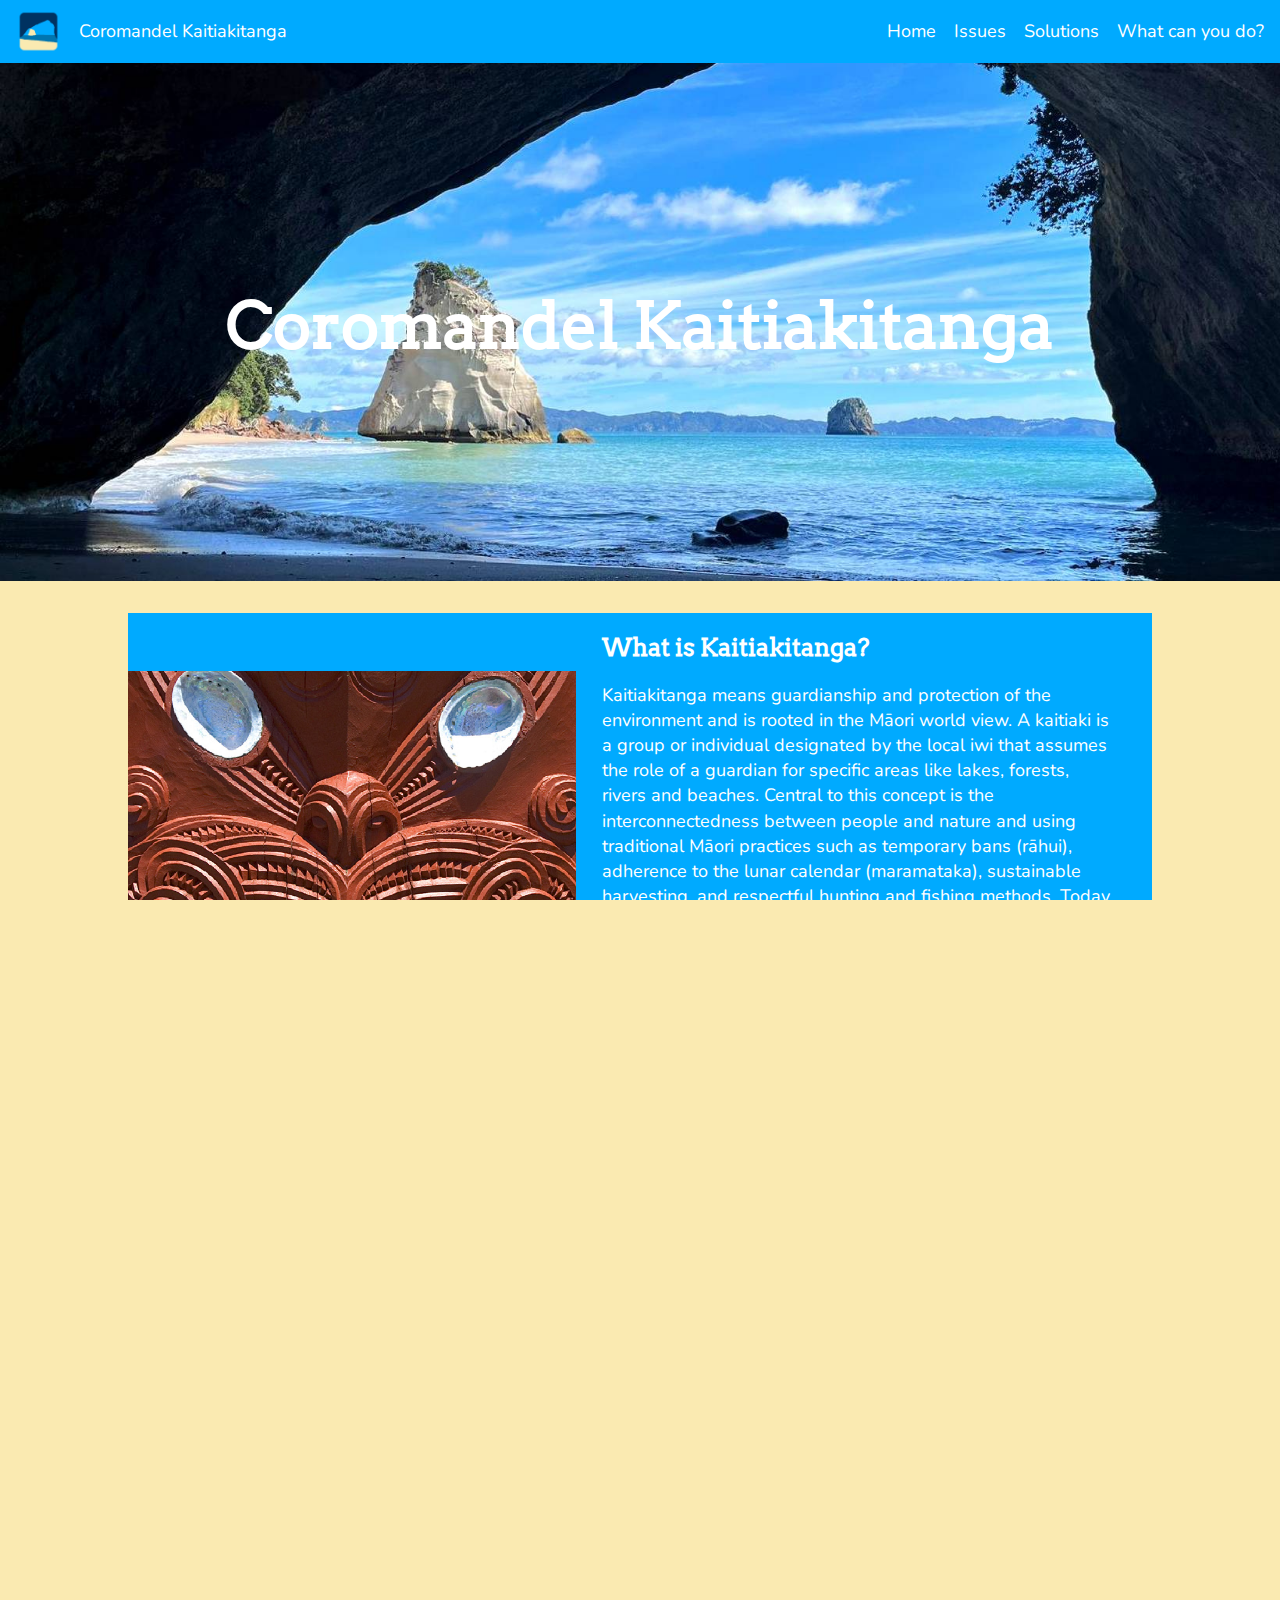
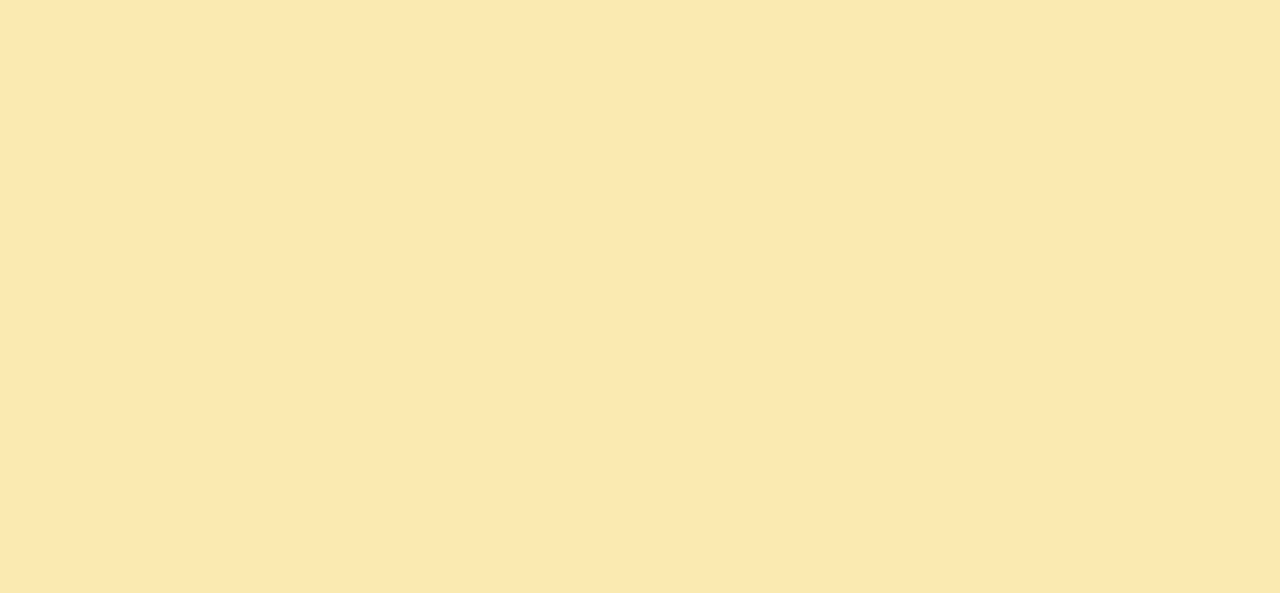
<file: index.html>
<!DOCTYPE html>
<html lang="en">
  <head>
    <meta charset="UTF-8" />
    <meta name="viewport" content="width=device-width, initial-scale=1.0" />
    <title>Coromandel Kaitiakitanga</title>
    <link rel="stylesheet" href="main.css" />
    <link rel="icon" type="image/x-icon" href="images/Cathedral Cove Logo.png" />
  </head>
  <body>
    <header>
      <!-- logo and name div on left side -->
      <div>
        <a href="index.html" class="header-margin-right" id="logo-link"
          ><img
            src="images/Cathedral Cove Logo.png"
            alt="logo"
            style="
              width: 5vh;
              min-width: 28.6px;
              height: 5vh;
              min-height: 28.6px;
            "
        /></a>
        <p>Coromandel Kaitiakitanga</p>
      </div>
      <!-- nav on right side -->
      <nav>
        <a href="index.html" class="header-margin-right nav-link">Home</a>
        <a href="issues.html" class="header-margin-right nav-link">Issues</a>
        <a href="solutions.html" class="header-margin-right nav-link"
          >Solutions</a
        >
        <a href="whatcanyoudo.html" class="nav-link">What can you do?</a>
      </nav>
    </header>
    <main id="index-main">
      <!-- hero image and floating text -->
      <section id="hero-section">
        <img
          src="images/cathedralCoveCropped.jpg"
          alt="hero image"
          style="width: 100vw; height: auto"
        />
        <div id="hero-text-div">
          <h1 id="hero-text">Coromandel Kaitiakitanga</h1>
        </div>
      </section>
      <!-- main information on the page -->
      <article>
        <section class="img-text-section">
          <img
            src="images/rectangles/maori-carving-rectangle.png"
            alt="kaitiakitanga"
            style="width: 35vw; height: auto"
          />
          <div class="text-div">
            <h2>What is Kaitiakitanga?</h2>
            <p>
              Kaitiakitanga means guardianship and protection of the environment
              and is rooted in the Māori world view. A kaitiaki is a group or
              individual designated by the local iwi that assumes the role of a
              guardian for specific areas like lakes, forests, rivers and
              beaches. Central to this concept is the interconnectedness between
              people and nature and using traditional Māori practices such as
              temporary bans (rāhui), adherence to the lunar calendar
              (maramataka), sustainable harvesting, and respectful hunting and
              fishing methods. Today, there's a resurgence of interest in
              kaitiakitanga, with iwi actively restoring their environment and
              culture, while integrating traditional wisdom into modern
              approaches. One example of Kaitiakitanga in action is the
              Coromandel.
            </p>
          </div>
        </section>
        <section class="img-text-section">
          <img
            src="images/rectangles/stingray-bay-rectangle.png"
            alt="coromandel kaitiakitanga"
            style="width: 35vw; height: auto"
          />
          <div class="text-div">
            <h2>Kaitiakitanga in the Coromandel</h2>
            <p>
              The Coromandel serves as a compelling showcase of kaitiakitanga in
              action. Despite encountering various environmental challenges
              including cyclones, flooding, river bank erosion, sedimentation,
              and overfishing, the community has effectively employed
              kaitiakitanga principles to address some of these issues. Through
              a combination of traditional wisdom and modern techniques, they
              have done a lot of work to mitigate the impacts of these issues
              and have demonstrated a profound commitment to the guardianship
              and preservation of their natural surroundings.
            </p>
          </div>
        </section>
      </article>
      <!-- links to further pages on the site -->
      <section id="further-reading">
        <div class="further-reading-div" id="recommended-reading">
          <img
            src="images/square/river-erosion-square.png"
            alt="ENTER ALT HERE"
            style="width: calc(76vw / 3); height: calc(76vw / 3)"
          />
          <div class="centering-div"><a href="issues.html">Issues</a></div>
        </div>

        <div class="further-reading-div">
          <img
            src="images/square/river-help-square.png"
            alt="ENTER ALT HERE"
            style="width: calc(76vw / 3); height: calc(76vw / 3)"
          />
          <div class="centering-div">
            <a href="solutions.html">Solutions</a>
          </div>
        </div>

        <div class="further-reading-div">
          <img
            src="images/square/environmental-help-square.png"
            alt="ENTER ALT HERE"
            style="width: calc(76vw / 3); height: calc(76vw / 3)"
          />
          <div class="centering-div">
            <a href="whatcanyoudo.html">What can you do?</a>
          </div>
        </div>
      </section>
    </main>
    <footer>
      <!-- logo author credits copywright -->
      <section class="footer-section">
        <p class="footer-text">Created by Se&#225;n Osborne</p>
        <br />
        <a
          href="mailto: s22.osborne@student.stjohns-hamilton.school.nz"
          class="footer-link"
        >
          s22.osborne@student.stjohns-hamilton.school.nz
        </a>
        <br />
        <p class="footer-text">
          Credit to Nate Rastick for being my stakeholder
        </p>
        <br />
        <p class="footer-text">Copywright blah, blah, blah</p>
      </section>
      <!-- pages -->
      <section class="footer-section">
        <a href="index.html" class="footer-link">Home</a>
        <br />
        <a href="issues.html" class="footer-link">Issues</a>
        <br />
        <a href="solutions.html" class="footer-link">Solutions</a>
        <br />
        <a href="whatcanyoudo.html" class="footer-link">What can you do?</a>
      </section>
    </footer>
  </body>
</html>
</file>
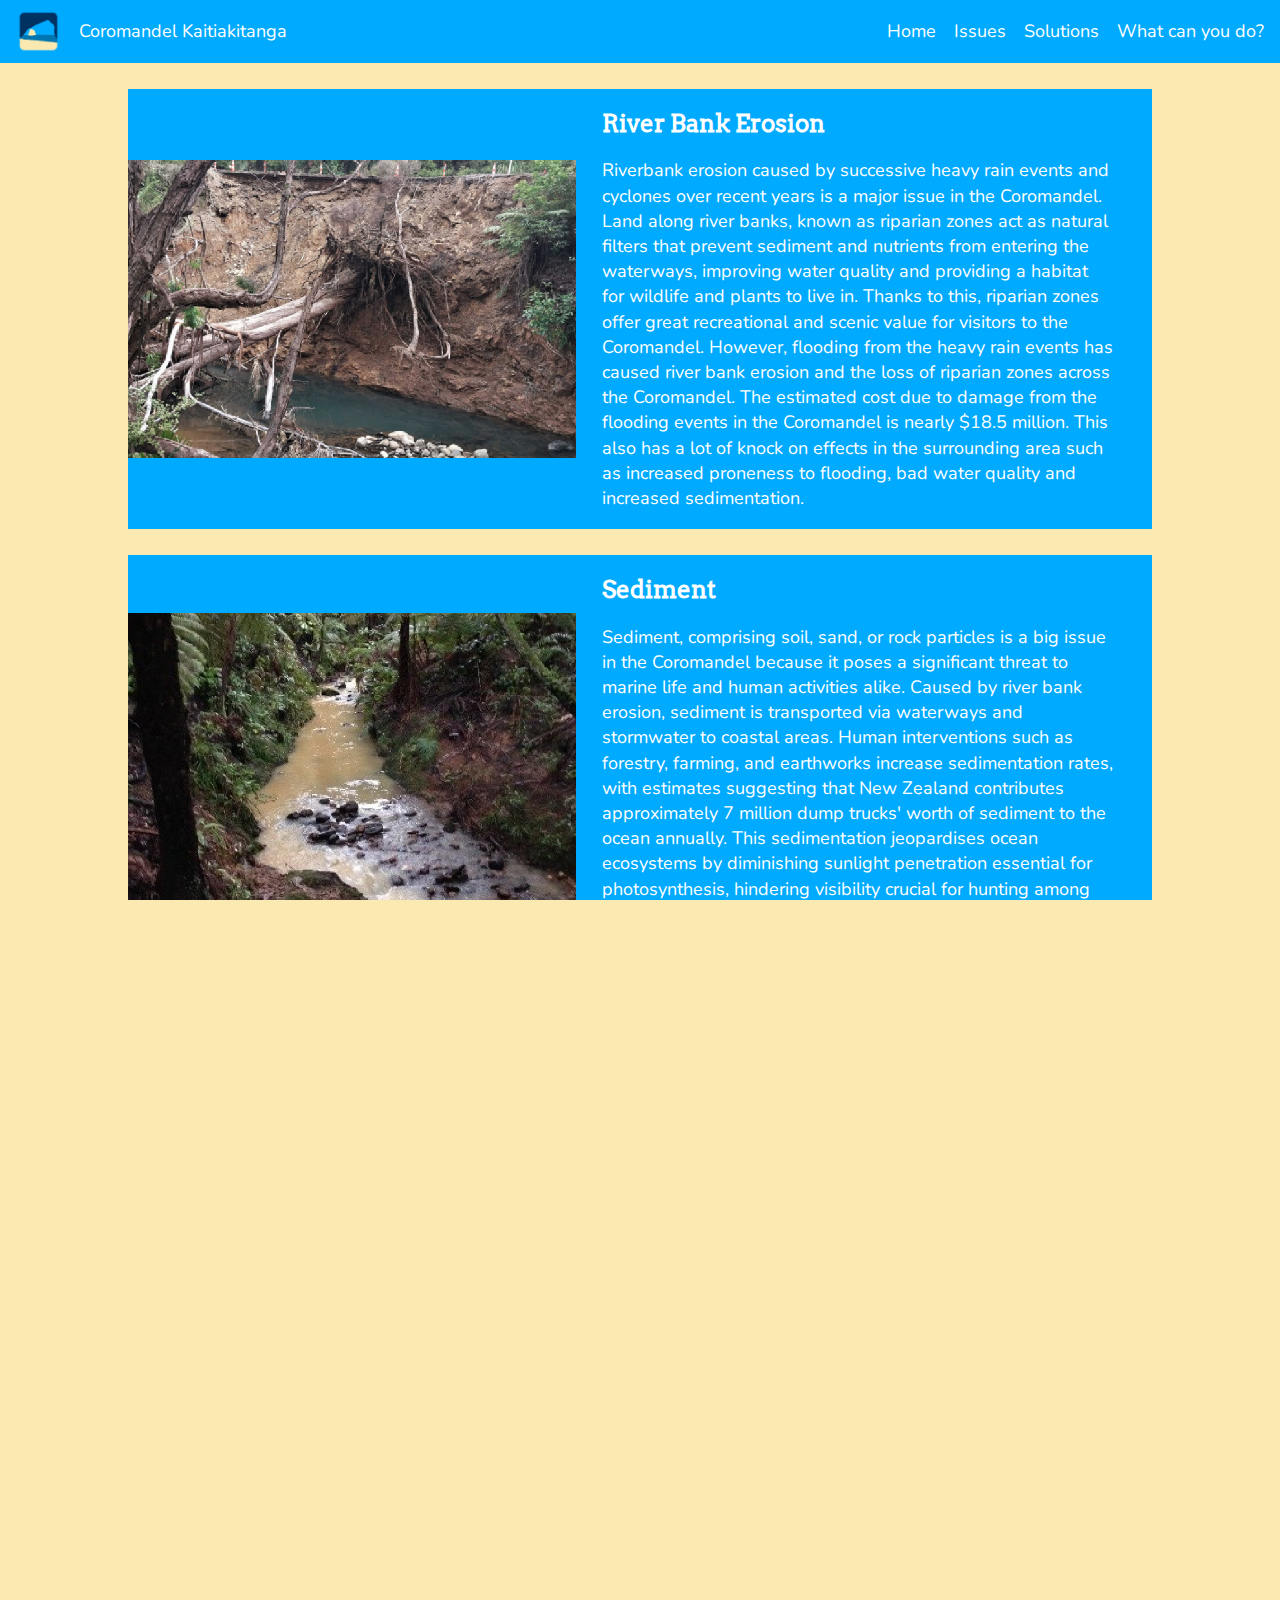
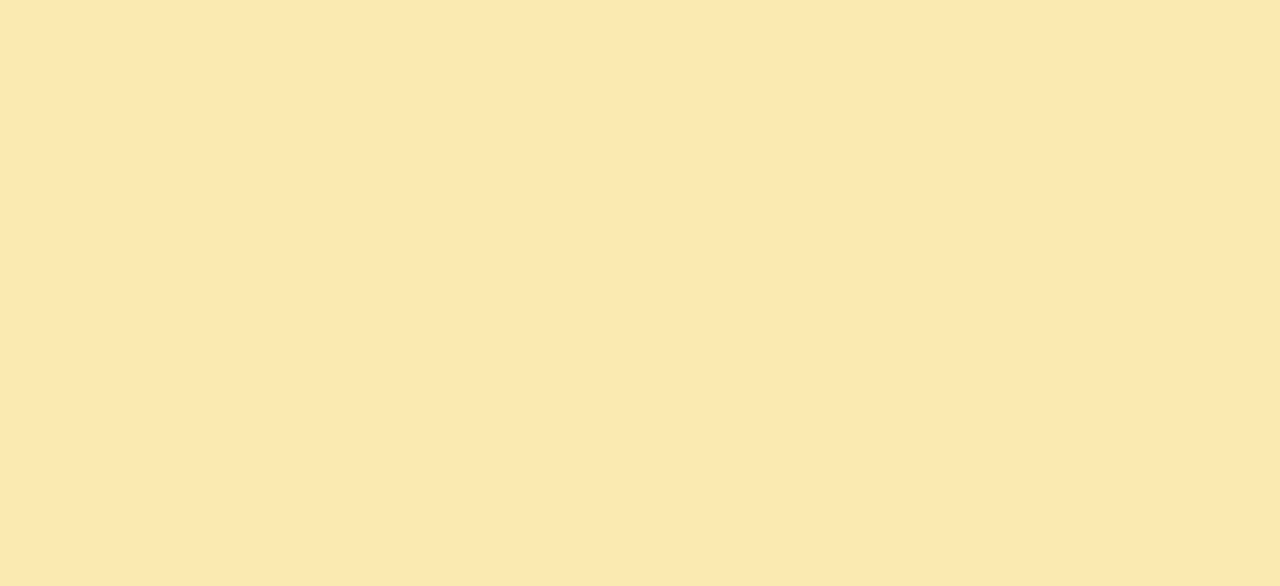
<file: issues.html>
<!DOCTYPE html>
<html lang="en">
  <head>
    <meta charset="UTF-8" />
    <meta name="viewport" content="width=device-width, initial-scale=1.0" />
    <title>Issues - Coromandel Kaitiakitanga</title>
    <link rel="stylesheet" href="main.css" />
    <link rel="icon" type="image/x-icon" href="images/Cathedral Cove Logo.png" />
  </head>
  <body>
    <header>
      <!-- logo and name div on left side -->
      <div>
        <a href="index.html" class="header-margin-right" id="logo-link"
          ><img
            src="images/Cathedral Cove Logo.png"
            alt="logo"
            style="
              width: 5vh;
              min-width: 28.6px;
              height: 5vh;
              min-height: 28.6px;
            "
        /></a>
        <p>Coromandel Kaitiakitanga</p>
      </div>
      <!-- nav on right side -->
      <nav>
        <a href="index.html" class="header-margin-right nav-link">Home</a>
        <a href="issues.html" class="header-margin-right nav-link">Issues</a>
        <a href="solutions.html" class="header-margin-right nav-link"
          >Solutions</a
        >
        <a href="whatcanyoudo.html" class="nav-link">What can you do?</a>
      </nav>
    </header>
    <main>
      <article>
        <section class="img-text-section">
          <img
            src="images/rectangles/river-erosion-rectange.png"
            alt="kaitiakitanga"
            style="width: 35vw; height: auto"
          />
          <div class="text-div">
            <h2>River Bank Erosion</h2>
            <p>
              Riverbank erosion caused by successive heavy rain events and
              cyclones over recent years is a major issue in the Coromandel.
              Land along river banks, known as riparian zones act as natural
              filters that prevent sediment and nutrients from entering the
              waterways, improving water quality and providing a habitat for
              wildlife and plants to live in. Thanks to this, riparian zones
              offer great recreational and scenic value for visitors to the
              Coromandel. However, flooding from the heavy rain events has
              caused river bank erosion and the loss of riparian zones across
              the Coromandel. The estimated cost due to damage from the flooding
              events in the Coromandel is nearly $18.5 million. This also has a
              lot of knock on effects in the surrounding area such as increased
              proneness to flooding, bad water quality and increased
              sedimentation.
            </p>
          </div>
        </section>
        <section class="img-text-section">
          <img
            src="images/rectangles/sediment-rectangle.png"
            alt="coromandel kaitiakitanga"
            style="width: 35vw; height: auto"
          />
          <div class="text-div">
            <h2>Sediment</h2>
            <p>
              Sediment, comprising soil, sand, or rock particles is a big issue
              in the Coromandel because it poses a significant threat to marine
              life and human activities alike. Caused by river bank erosion,
              sediment is transported via waterways and stormwater to coastal
              areas. Human interventions such as forestry, farming, and
              earthworks increase sedimentation rates, with estimates suggesting
              that New Zealand contributes approximately 7 million dump trucks'
              worth of sediment to the ocean annually. This sedimentation
              jeopardises ocean ecosystems by diminishing sunlight penetration
              essential for photosynthesis, hindering visibility crucial for
              hunting among marine species, and smothering plants and animals,
              thereby disrupting the delicate balance of the ecosystem.
            </p>
          </div>
        </section>
        <section class="img-text-section">
          <img
            src="images/rectangles/scallops-rectangle.png"
            alt="coromandel kaitiakitanga"
            style="width: 35vw; height: auto"
          />
          <div class="text-div">
            <h2>Scallops</h2>
            <p>
              An prime example of one of the knock on effects from river bank
              erosion and sedimentation is the issue of Coromandels scallop
              fisheries. A 50% reduction in scallops was seen in the Coromandel
              in 2016 and further surveys have shown a further decline in
              numbers. The loss can be blamed on fishing to some extent but the
              major factors causing the decline was river bank erosion causing
              sedimentation and bad water quality. This shows the domino effect
              that can happen to an ecosystem when just one part of it is
              knocked off balance and highlights the need for kaitiakitanga and
              traditional approaches to looking after our environment.
              Thankfully, the Coromandel is up to the challenge.
            </p>
          </div>
        </section>
      </article>
      <!-- links to further pages on the site -->
      <section id="further-reading">
        <div class="further-reading-div">
          <img
            src="images/square/stingray-bay-square.png"
            alt="ENTER ALT HERE"
            style="width: calc(76vw / 3); height: calc(76vw / 3)"
          />
          <div class="centering-div"><a href="index.html">Home</a></div>
        </div>

        <div class="further-reading-div" id="recommended-reading">
          <img
            src="images/square/river-help-square.png"
            alt="ENTER ALT HERE"
            style="width: calc(76vw / 3); height: calc(76vw / 3)"
          />
          <div class="centering-div">
            <a href="solutions.html">Solutions</a>
          </div>
        </div>

        <div class="further-reading-div">
          <img
            src="images/square/environmental-help-square.png"
            alt="ENTER ALT HERE"
            style="width: calc(76vw / 3); height: calc(76vw / 3)"
          />
          <div class="centering-div">
            <a href="whatcanyoudo.html">What can you do?</a>
          </div>
        </div>
      </section>
    </main>
    <footer>
      <!-- logo author credits copywright -->
      <section class="footer-section">
        <p class="footer-text">Created by Se&#225;n Osborne</p>
        <br />
        <a
          href="mailto: s22.osborne@student.stjohns-hamilton.school.nz"
          class="footer-link"
        >
          s22.osborne@student.stjohns-hamilton.school.nz
        </a>
        <br />
        <p class="footer-text">
          Credit to Nate Rastick for being my stakeholder
        </p>
        <br />
        <p class="footer-text">Copywright blah, blah, blah</p>
      </section>
      <!-- pages -->
      <section class="footer-section">
        <a href="index.html" class="footer-link">Home</a>
        <br />
        <a href="issues.html" class="footer-link">Issues</a>
        <br />
        <a href="solutions.html" class="footer-link">Solutions</a>
        <br />
        <a href="whatcanyoudo.html" class="footer-link">What can you do?</a>
      </section>
    </footer>
  </body>
</html>
</file>
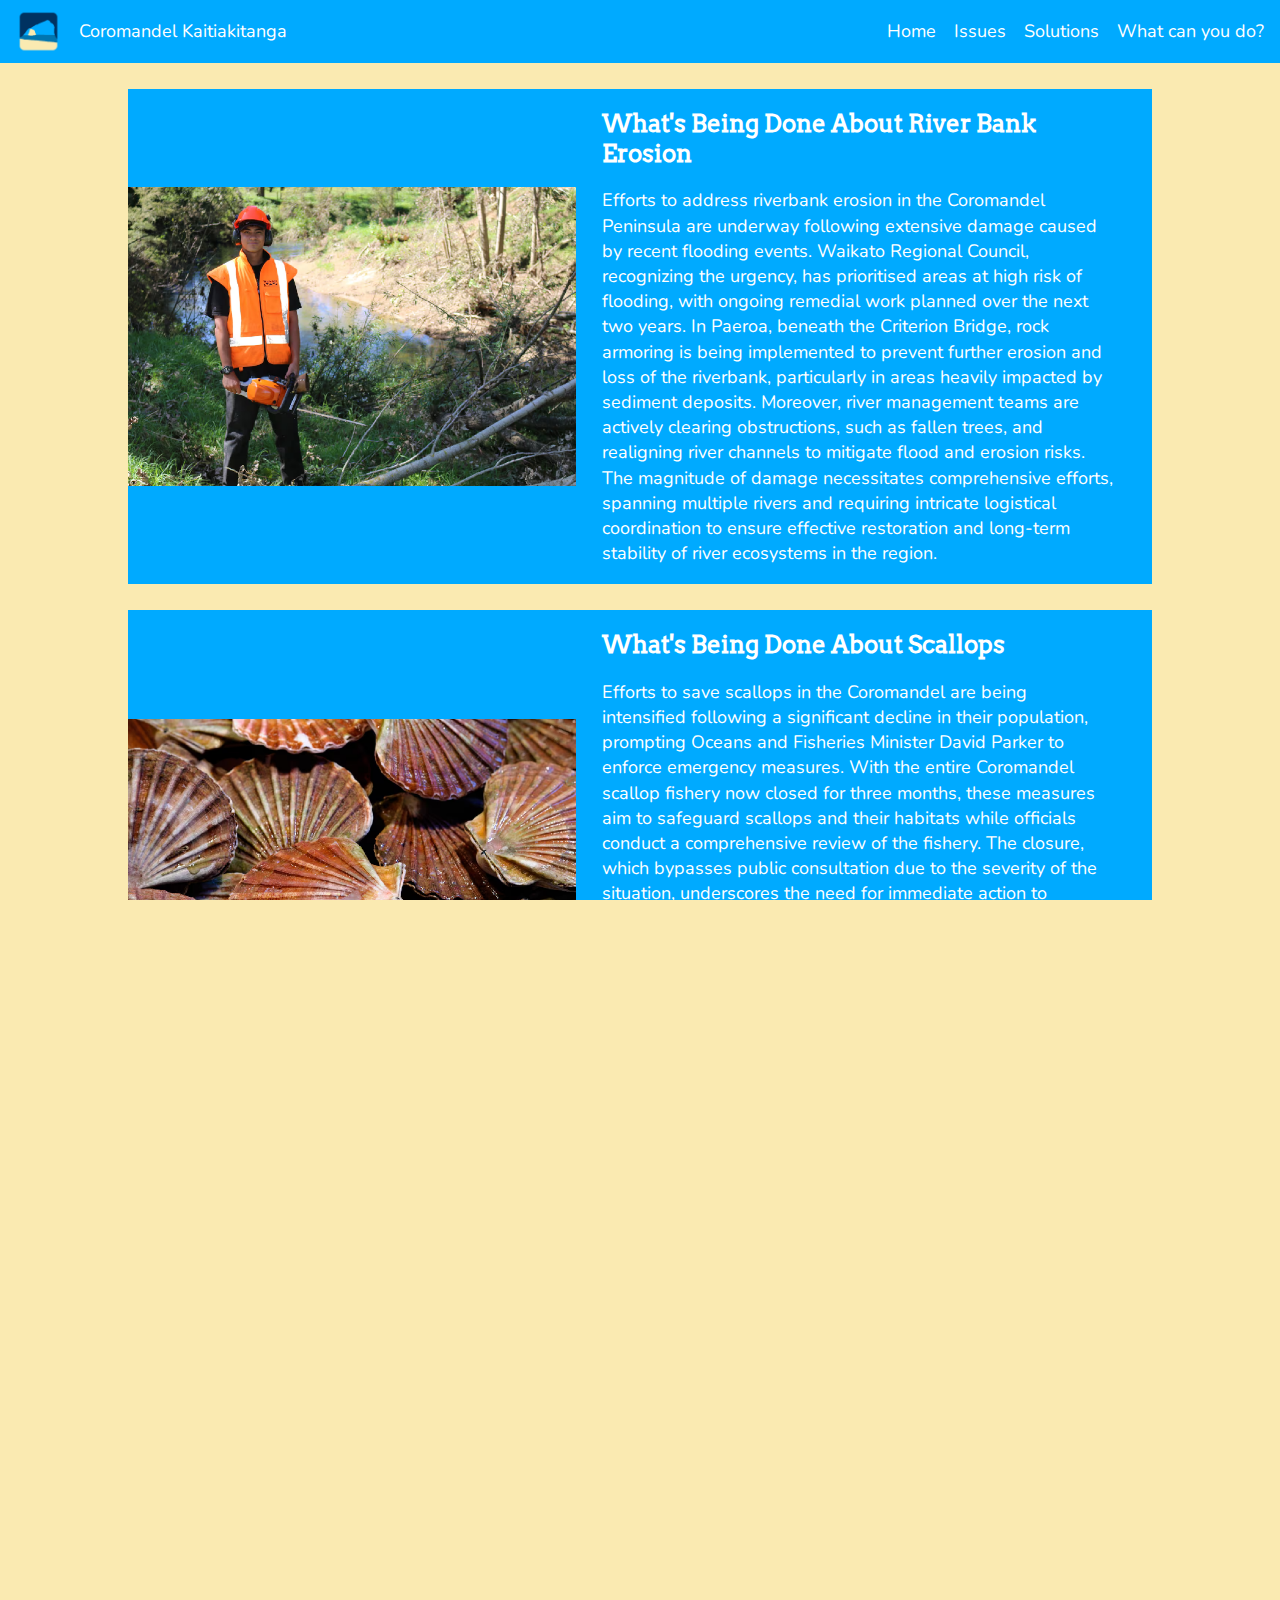
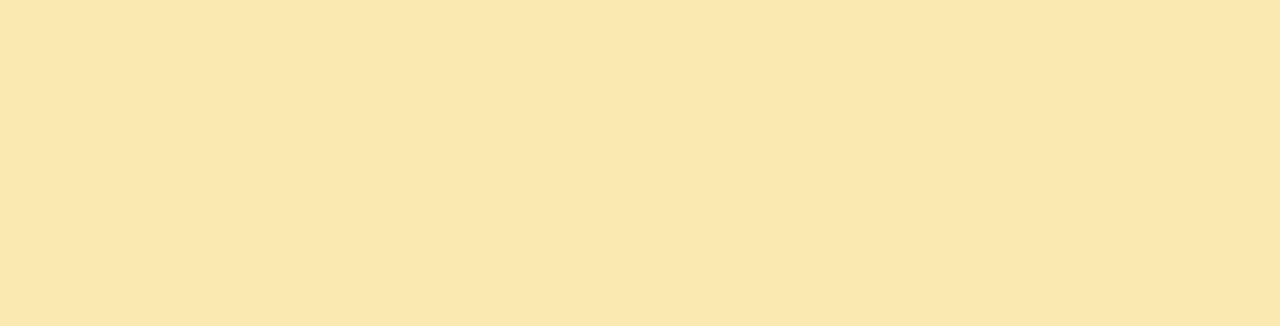
<file: solutions.html>
<!DOCTYPE html>
<html lang="en">
  <head>
    <meta charset="UTF-8" />
    <meta name="viewport" content="width=device-width, initial-scale=1.0" />
    <title>Solutions - Coromandel Kaitiakitanga</title>
    <link rel="stylesheet" href="main.css" />
    <link rel="icon" type="image/x-icon" href="images/Cathedral Cove Logo.png" />
  </head>
  <body>
    <header>
      <!-- logo and name div on left side -->
      <div>
        <a href="index.html" class="header-margin-right" id="logo-link"
          ><img
            src="images/Cathedral Cove Logo.png"
            alt="logo"
            style="
              width: 5vh;
              min-width: 28.6px;
              height: 5vh;
              min-height: 28.6px;
            "
        /></a>
        <p>Coromandel Kaitiakitanga</p>
      </div>
      <!-- nav on right side -->
      <nav>
        <a href="index.html" class="header-margin-right nav-link">Home</a>
        <a href="issues.html" class="header-margin-right nav-link">Issues</a>
        <a href="solutions.html" class="header-margin-right nav-link"
          >Solutions</a
        >
        <a href="whatcanyoudo.html" class="nav-link">What can you do?</a>
      </nav>
    </header>
    <main>
      <article>
        <section class="img-text-section">
          <img
            src="images/rectangles/river-help-rectangle.png"
            alt="kaitiakitanga"
            style="width: 35vw; height: auto"
          />
          <div class="text-div">
            <h2>What's Being Done About River Bank Erosion</h2>
            <p>
              Efforts to address riverbank erosion in the Coromandel Peninsula
              are underway following extensive damage caused by recent flooding
              events. Waikato Regional Council, recognizing the urgency, has
              prioritised areas at high risk of flooding, with ongoing remedial
              work planned over the next two years. In Paeroa, beneath the
              Criterion Bridge, rock armoring is being implemented to prevent
              further erosion and loss of the riverbank, particularly in areas
              heavily impacted by sediment deposits. Moreover, river management
              teams are actively clearing obstructions, such as fallen trees,
              and realigning river channels to mitigate flood and erosion risks.
              The magnitude of damage necessitates comprehensive efforts,
              spanning multiple rivers and requiring intricate logistical
              coordination to ensure effective restoration and long-term
              stability of river ecosystems in the region.
            </p>
          </div>
        </section>
        <section class="img-text-section">
          <img
            src="images/rectangles/other-scallops-rectangle.png"
            alt="coromandel kaitiakitanga"
            style="width: 35vw; height: auto"
          />
          <div class="text-div">
            <h2>What's Being Done About Scallops</h2>
            <p>
              Efforts to save scallops in the Coromandel are being intensified
              following a significant decline in their population, prompting
              Oceans and Fisheries Minister David Parker to enforce emergency
              measures. With the entire Coromandel scallop fishery now closed
              for three months, these measures aim to safeguard scallops and
              their habitats while officials conduct a comprehensive review of
              the fishery. The closure, which bypasses public consultation due
              to the severity of the situation, underscores the need for
              immediate action to facilitate the recovery of scallop beds and
              the wider fishery. Concerns about habitat pressure during the
              summer season, coupled with factors such as sedimentation and
              water quality, underscore the urgency of these measures in
              addressing the decline. This decisive action reflects a
              recognition of the critical need to protect marine ecosystems and
              underscores the importance of collaborative efforts in ensuring
              the long-term sustainability of scallop populations in the region.
            </p>
          </div>
        </section>
      </article>
      <!-- links to further pages on the site -->
      <section id="further-reading">
        <div class="further-reading-div">
          <img
            src="images/square/stingray-bay-square.png"
            alt="ENTER ALT HERE"
            style="width: calc(76vw / 3); height: calc(76vw / 3)"
          />
          <div class="centering-div"><a href="index.html">Home</a></div>
        </div>

        <div class="further-reading-div">
          <img
            src="images/square/river-erosion-square.png"
            alt="ENTER ALT HERE"
            style="width: calc(76vw / 3); height: calc(76vw / 3)"
          />
          <div class="centering-div">
            <a href="issues.html">Issues</a>
          </div>
        </div>

        <div class="further-reading-div" id="recommended-reading">
          <img
            src="images/square/environmental-help-square.png"
            alt="ENTER ALT HERE"
            style="width: calc(76vw / 3); height: calc(76vw / 3)"
          />
          <div class="centering-div">
            <a href="whatcanyoudo.html">What can you do?</a>
          </div>
        </div>
      </section>
    </main>
    <footer>
      <!-- logo author credits copywright -->
      <section class="footer-section">
        <p class="footer-text">Created by Se&#225;n Osborne</p>
        <br />
        <a
          href="mailto: s22.osborne@student.stjohns-hamilton.school.nz"
          class="footer-link"
        >
          s22.osborne@student.stjohns-hamilton.school.nz
        </a>
        <br />
        <p class="footer-text">
          Credit to Nate Rastick for being my stakeholder
        </p>
        <br />
        <p class="footer-text">Copywright blah, blah, blah</p>
      </section>
      <!-- pages -->
      <section class="footer-section">
        <a href="index.html" class="footer-link">Home</a>
        <br />
        <a href="issues.html" class="footer-link">Issues</a>
        <br />
        <a href="solutions.html" class="footer-link">Solutions</a>
        <br />
        <a href="whatcanyoudo.html" class="footer-link">What can you do?</a>
      </section>
    </footer>
  </body>
</html>
</file>
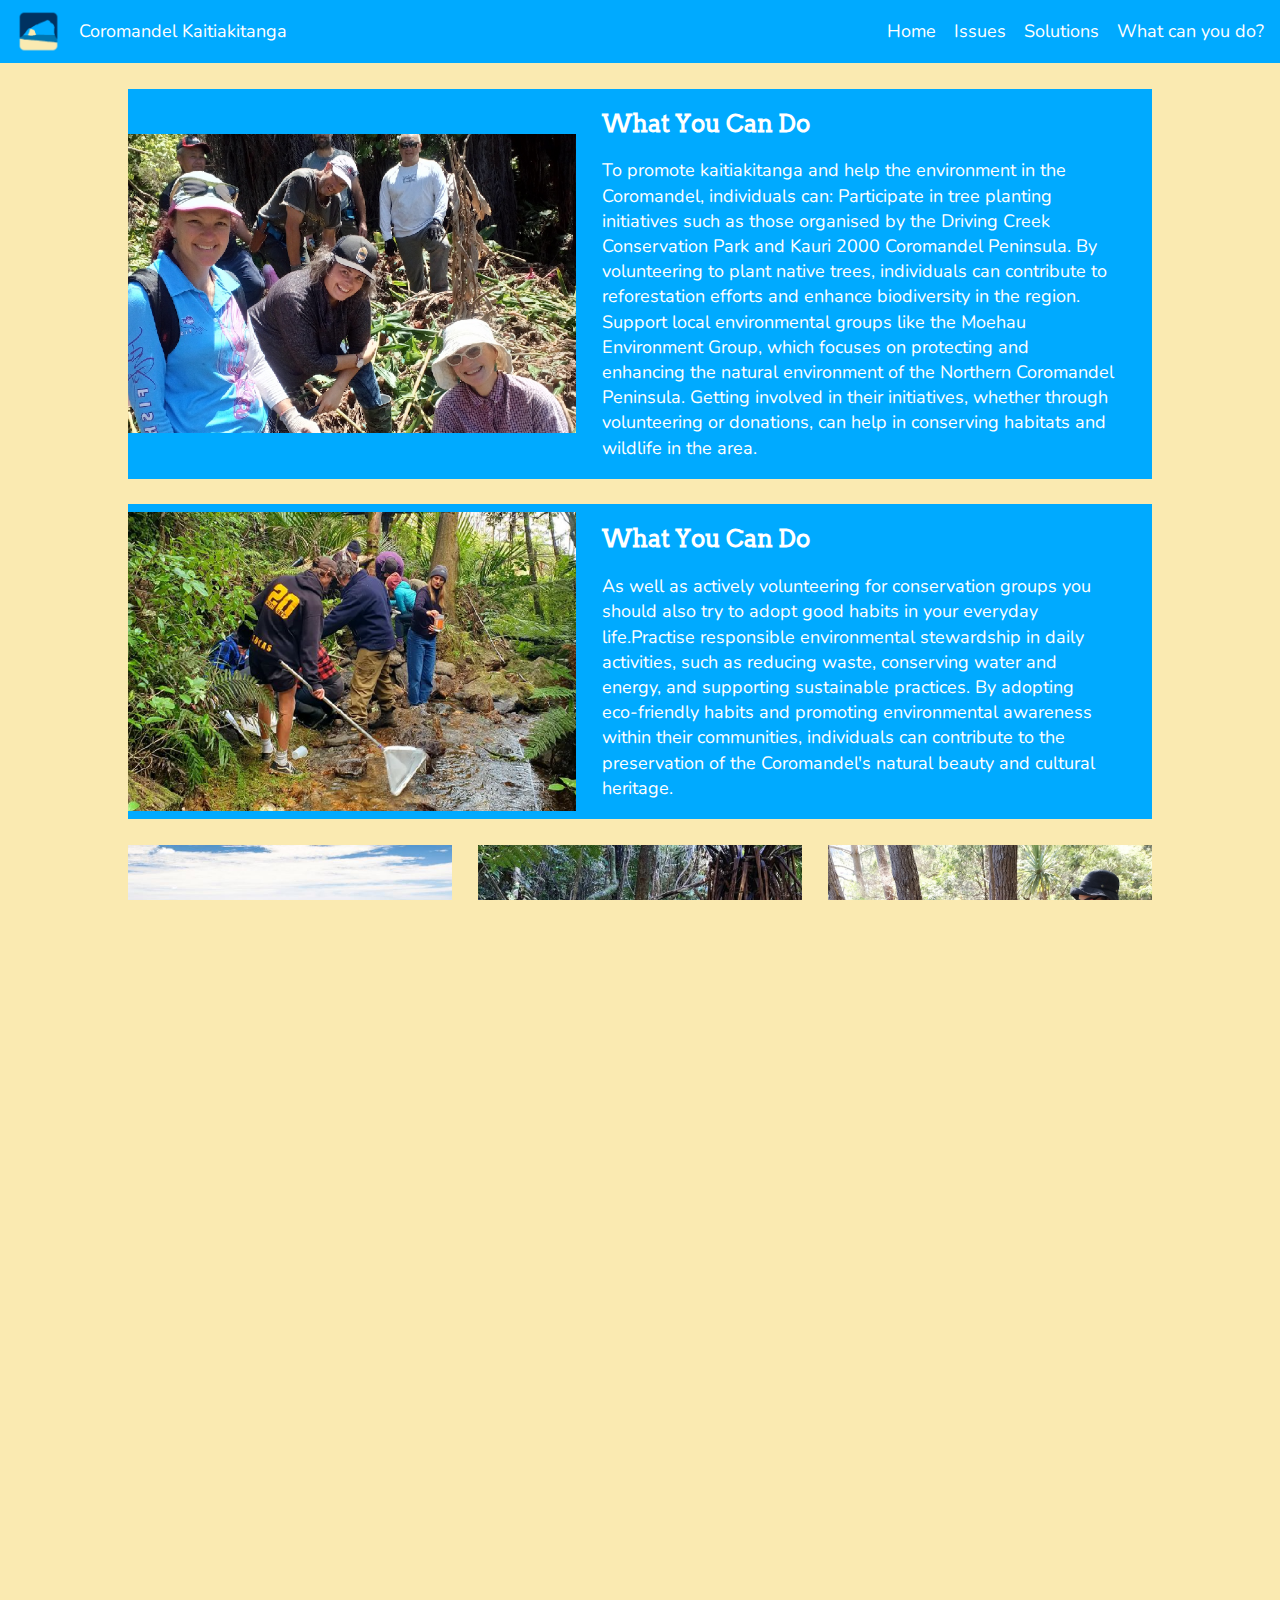
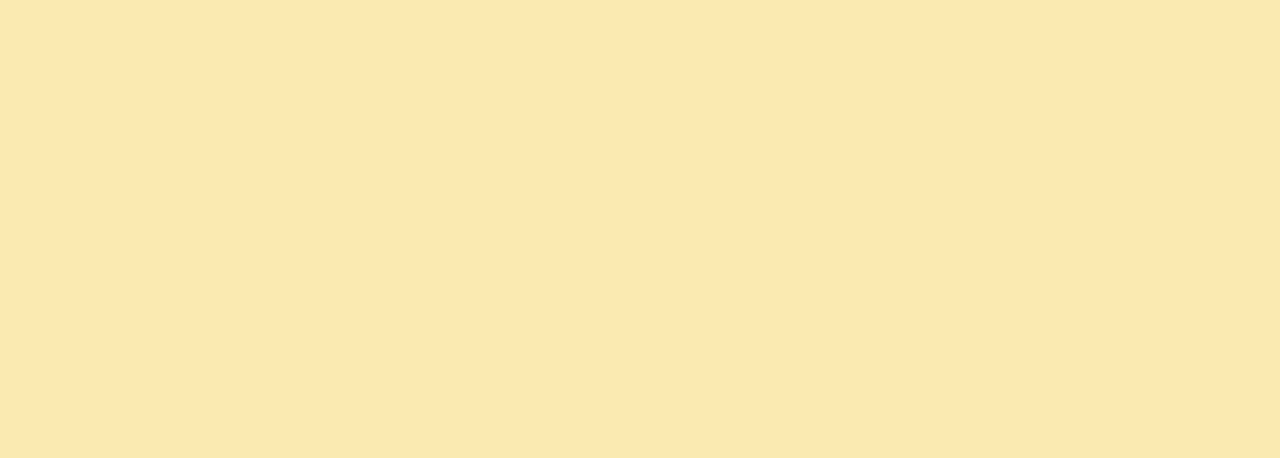
<file: whatcanyoudo.html>
<!DOCTYPE html>
<html lang="en">
  <head>
    <meta charset="UTF-8" />
    <meta name="viewport" content="width=device-width, initial-scale=1.0" />
    <title>What can you do? - Coromandel Kaitiakitanga</title>
    <link rel="stylesheet" href="main.css" />
    <link rel="icon" type="image/x-icon" href="images/Cathedral Cove Logo.png" />
  </head>
  <body>
    <header>
      <!-- logo and name div on left side -->
      <div>
        <a href="index.html" class="header-margin-right" id="logo-link"
          ><img
            src="images/Cathedral Cove Logo.png"
            alt="logo"
            style="
              width: 5vh;
              min-width: 28.6px;
              height: 5vh;
              min-height: 28.6px;
            "
        /></a>
        <p>Coromandel Kaitiakitanga</p>
      </div>
      <!-- nav on right side -->
      <nav>
        <a href="index.html" class="header-margin-right nav-link">Home</a>
        <a href="issues.html" class="header-margin-right nav-link">Issues</a>
        <a href="solutions.html" class="header-margin-right nav-link"
          >Solutions</a
        >
        <a href="whatcanyoudo.html" class="nav-link">What can you do?</a>
      </nav>
    </header>
    <main>
      <article>
        <section class="img-text-section">
          <img
            src="images/rectangles/environmenta-help-rectangle.png"
            alt="kaitiakitanga"
            style="width: 35vw; height: auto"
          />
          <div class="text-div">
            <h2>What You Can Do</h2>
            <p>
              To promote kaitiakitanga and help the environment in the
              Coromandel, individuals can: Participate in tree planting
              initiatives such as those organised by the Driving Creek
              Conservation Park and Kauri 2000 Coromandel Peninsula. By
              volunteering to plant native trees, individuals can contribute to
              reforestation efforts and enhance biodiversity in the region.
              Support local environmental groups like the Moehau Environment
              Group, which focuses on protecting and enhancing the natural
              environment of the Northern Coromandel Peninsula. Getting involved
              in their initiatives, whether through volunteering or donations,
              can help in conserving habitats and wildlife in the area.
            </p>
          </div>
        </section>
        <section class="img-text-section">
          <img
            src="images/rectangles/conseration-rectangle.png"
            alt="kaitiakitanga"
            style="width: 35vw; height: auto"
          />
          <div class="text-div">
            <h2>What You Can Do</h2>
            <p>
              As well as actively volunteering for conservation groups you
              should also try to adopt good habits in your everyday
              life.Practise responsible environmental stewardship in daily
              activities, such as reducing waste, conserving water and energy,
              and supporting sustainable practices. By adopting eco-friendly
              habits and promoting environmental awareness within their
              communities, individuals can contribute to the preservation of the
              Coromandel's natural beauty and cultural heritage.
            </p>
          </div>
        </section>
      </article>
      <!-- links to further pages about conservation -->
      <section id="further-reading">
        <div class="further-reading-div" id="recommended-reading">
          <img
            src="images/square/stingray-bay-square.png"
            alt="ENTER ALT HERE"
            style="width: calc(76vw / 3); height: calc(76vw / 3)"
          />
          <div class="centering-div"><a href="https://www.waikatoregion.govt.nz/services/regional-services/river-and-catchment-management/catchment-management-zone-map/your-catchment-coromandel-zone/peninsula-project/">Coromandel Peninsula Project</a></div>
        </div>

        <div class="further-reading-div" id="recommended-reading">
          <img
            src="images/square/driving-creek-square.png"
            alt="ENTER ALT HERE"
            style="width: calc(76vw / 3); height: calc(76vw / 3)"
          />
          <div class="centering-div">
            <a href="https://dcrail.nz/the-trust/"
              >Driving Creek Conservation</a
            >
          </div>
        </div>

        <div class="further-reading-div" id="recommended-reading">
          <img
            src="images/square/moehau-square.png"
            alt="ENTER ALT HERE"
            style="width: calc(76vw / 3); height: calc(76vw / 3)"
          />
          <div class="centering-div">
            <a href="http://meg.org.nz/">Moehau Conservation Group</a>
          </div>
        </div>
      </section>
      <!-- links to further pages on the site -->
      <section id="further-reading" class="further-reading-margin">
        <div class="further-reading-div">
          <img
            src="images/square/stingray-bay-square.png"
            alt="ENTER ALT HERE"
            style="width: calc(76vw / 3); height: calc(76vw / 3)"
          />
          <div class="centering-div"><a href="index.html">Home</a></div>
        </div>
        <div class="further-reading-div">
          <img
            src="images/square/river-erosion-square.png"
            alt="ENTER ALT HERE"
            style="width: calc(76vw / 3); height: calc(76vw / 3)"
          />
          <div class="centering-div"><a href="issues.html">Issues</a></div>
        </div>

        <div class="further-reading-div">
          <img
            src="images/square/river-help-square.png"
            alt="ENTER ALT HERE"
            style="width: calc(76vw / 3); height: calc(76vw / 3)"
          />
          <div class="centering-div">
            <a href="solutions.html">Solutions</a>
          </div>
        </div>
      </section>
    </main>
    <footer>
      <!-- logo author credits copywright -->
      <section class="footer-section">
        <p class="footer-text">Created by Se&#225;n Osborne</p>
        <br />
        <a
          href="mailto: s22.osborne@student.stjohns-hamilton.school.nz"
          class="footer-link"
        >
          s22.osborne@student.stjohns-hamilton.school.nz
        </a>
        <br />
        <p class="footer-text">
          Credit to Nate Rastick for being my stakeholder
        </p>
        <br />
        <p class="footer-text">Copywright blah, blah, blah</p>
      </section>
      <!-- pages -->
      <section class="footer-section">
        <a href="index.html" class="footer-link">Home</a>
        <br />
        <a href="issues.html" class="footer-link">Issues</a>
        <br />
        <a href="solutions.html" class="footer-link">Solutions</a>
        <br />
        <a href="whatcanyoudo.html" class="footer-link">What can you do?</a>
      </section>
    </footer>
  </body>
</html>
</file>
<file: main.css>
/* link to fonts */
@font-face {
  font-family: "lobster";
  src: url(fonts/Arvo-Regular.ttf);
}
@font-face {
  font-family: "nunito-variable";
  src: url(fonts/Nunito-VariableFont_wght.ttf);
}
@font-face {
  font-family: "nunito-variable-italic";
  src: url(fonts/Nunito-Italic-VariableFont_wght.ttf);
}
@font-face {
  font-family: "nunito-regular";
  src: url(fonts/Nunito-Regular.ttf);
}
@font-face {
  font-family: "nunito-italic";
  src: url(fonts/Nunito-Italic.ttf);
}

/* declare color palette variables */
:root {
  --primary: #003261;
  --secondary: #00aaff;
  --bg: #faeab1;
  --text: #fff;
}

html,
body {
  background-color: var(--bg);
  /* ensure there are no bars on the sides */
  position: absolute;
  top: 0;
  bottom: 0;
  margin: 0;
  padding: 0;
  /* set default font, colour and backups */
  font-family: "nunito-variable", "nunito-regular", sans-serif;
  color: var(--text);
  width: 100vw;
  min-height: 100vh;
  overflow-x: hidden;
}

/* set default font and sizes for elements */
h2,
h3,
h4,
h5,
h6 {
  font-family: "lobster";
  color: var(--text);
}
h1 {
  font-size: 4rem;
  color: var(--text);
  font-family: "lobster";
  line-height: calc(1.2 * 4rem);
}
p {
  font-size: 1.125rem;
  line-height: calc(1.4 * 1.125rem);
  max-width: 75ch !important;
  color: var(--text);
}
a {
  font-size: 1.125rem;
  line-height: calc(1.4 * 1.125rem);
  max-width: 75ch !important;
  color: var(--text);
  text-decoration: underline;
  text-decoration-color: var(--primary);
  text-decoration-thickness: 2px;
  margin: 0;
}
a:hover {
  color: var(--primary);
}

/* Header Styles */
header {
  position: fixed;
  top: 0;
  left: 0;
  z-index: 9;
  width: 100%;
  height: 7vh;
  min-height: 40px;
  display: flex;
  justify-content: space-between;
  align-items: center;
  background-color: var(--secondary);
}
/* divs that seperate different sets of items in header bar */
header div,
nav {
  margin: 1em;
  display: flex;
}
.nav-link {
  text-decoration: none;
}
.nav-link:hover {
  text-decoration: underline;
  text-decoration-color: var(--primary);
  text-decoration-thickness: 2px;
}
.header-margin-right {
  margin-right: 1em;
}
#logo-link {
  display: flex;
  justify-content: center;
  align-items: center;
}

/* Main Styles */
main {
  /* stop content from being hidden under nav bar */
  margin: calc(7vh + 2vw) 0 2vw 0;
  padding: 0;
  display: flex;
  flex-direction: column;
  align-items: center;
}
#index-main {
  /* index page doesn't need the extra 2vw */
  margin-top: 7vh;
}
/* centering hero text */
#hero-section {
  position: relative;
  margin-bottom: 2vw;
}
#hero-text-div {
  position: absolute;
  top: 0;
  left: 0;
  display: flex;
  justify-content: center;
  align-items: center;
  width: 100%;
  height: 100%;
}
#hero-text {
  text-align: center;
}
/* center for readablity */
article {
  width: 80vw;
}
.img-text-section {
  display: flex;
  align-items: center;
  margin-bottom: 2vw;
  background-color: var(--secondary);
}
.text-div {
  width: 40vw;
  margin: 0 2vw;
}
/* futher reading section */
#further-reading {
  display: flex;
  justify-content: space-between;
  align-items: center;
  width: 80vw;
}
.further-reading-div {
  display: flex;
  flex-direction: column;
  align-items: center;
  width: calc(76vw / 3);
  height: calc((76vw / 3) + 5vw);
  background-color: var(--secondary);
}
.centering-div {
  height: 5vw;
  width: calc(76vw / 3);
  display: flex;
  justify-content: center;
  align-items: center;
  margin: 0;
}
#recommended-reading {
  background-color: var(--primary);
}
#recommended-reading a {
  text-decoration-color: var(--secondary);
}
#recommended-reading a:hover {
  color: var(--secondary);
}
.further-reading-margin {
  margin-top: 4vw;
}
/* Footer Styles */
footer {
  display: flex;
  background-color: var(--primary);
  height: 40vh;
  min-height: 292px;
}
.footer-section {
  width: calc(50vw - 1em);
  height: 40vh;
  margin-left: 1em;
  display: flex;
  justify-content: center;
  flex-direction: column;
}
.footer-text {
  color: var(--bg);
  margin: 0;
}
.footer-link {
  color: var(--bg);
  text-decoration-color: var(--secondary);
}
.footer-link:hover {
  color: var(--secondary);
}
</file>
